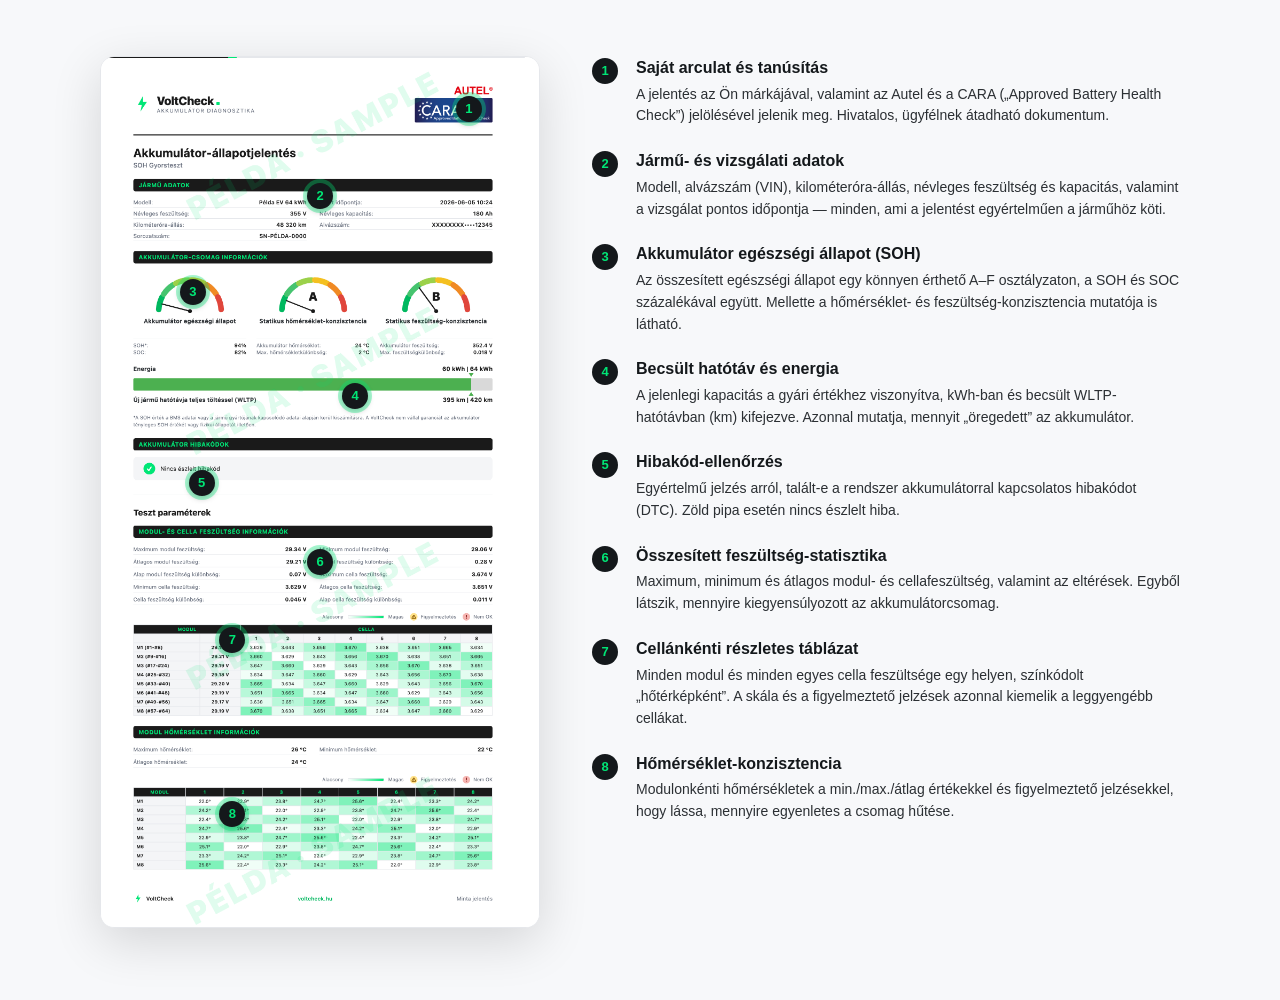
<file: example.html>
<!doctype html>
<html lang="hu">
<head>
<meta charset="utf-8" />
<meta name="viewport" content="width=device-width, initial-scale=1" />
<title>VoltCheck — Minta jelentés bemutató</title>
<style>
  /* ======================================================================
     VoltCheck — "Minta jelentés" marketing block
     ----------------------------------------------------------------------
     Self-contained: everything is namespaced under .vc-ex, so you can paste
     the <section class="vc-ex"> … </section> straight into an existing page.
     The only external asset is the strip image (assets/voltcheck-sample-strip.png)
     — adjust the <img src> to wherever you host it.
     ====================================================================== */
  body { margin: 0; background: #f7f8fa; }

  .vc-ex {
    --green: #00E676;
    --green-dark: #00B85F;
    --ink: #14181b;
    --ink-2: #2b2f33;
    --muted: #6b7280;
    --line: #e5e7eb;
    font-family: -apple-system, BlinkMacSystemFont, "Segoe UI", Roboto, "Helvetica Neue", Arial, sans-serif;
    color: var(--ink);
    max-width: 1080px;
    margin: 0 auto;
    padding: 56px 20px 72px;
    line-height: 1.55;
  }

  /* ---- two-column showcase: report strip beside the explanations -------- */
  .vc-ex__showcase {
    display: grid;
    grid-template-columns: minmax(0, 440px) 1fr;
    gap: 52px;
    align-items: start;
  }
  @media (max-width: 820px) {
    .vc-ex__showcase { grid-template-columns: 1fr; gap: 36px; }
  }

  /* ---- the continuous report strip ("document") ------------------------- */
  .vc-ex__strip {
    position: sticky;
    top: 24px;
    margin: 0;
    border-radius: 14px;
    overflow: hidden;
    border: 1px solid var(--line);
    box-shadow: 0 14px 50px rgba(0,0,0,.14);
    background: #fff;
  }
  /* on narrow screens the tall strip shouldn't stick */
  @media (max-width: 820px) { .vc-ex__strip { position: static; max-width: 460px; } }
  .vc-ex__strip img { display: block; width: 100%; height: auto; }

  /* numbered pins, positioned over the image by percentage so they track on resize */
  .vc-ex__pin {
    position: absolute;
    width: 26px; height: 26px;
    margin: -13px 0 0 -13px;
    border-radius: 50%;
    background: var(--ink);
    color: var(--green);
    font-size: 13px; font-weight: 800;
    display: flex; align-items: center; justify-content: center;
    box-shadow: 0 0 0 4px rgba(0,230,118,.35), 0 2px 6px rgba(0,0,0,.3);
  }

  /* ---- explanation list beside the strip -------------------------------- */
  .vc-ex__legend {
    display: flex;
    flex-direction: column;
    gap: 22px;
    margin: 0;
  }

  .vc-ex__point { display: grid; grid-template-columns: 30px 1fr; gap: 14px; }
  .vc-ex__num {
    width: 26px; height: 26px; border-radius: 50%;
    background: var(--ink); color: var(--green);
    font-size: 13px; font-weight: 800;
    display: flex; align-items: center; justify-content: center;
    margin-top: 2px;
  }
  .vc-ex__point h3 { margin: 0 0 3px; font-size: 16px; font-weight: 700; }
  .vc-ex__point p  { margin: 0; font-size: 14px; color: var(--ink-2); }
</style>
</head>
<body>

<!-- ====================================================================
     PASTE FROM HERE  →  <section class="vc-ex"> … </section>
     ==================================================================== -->
<section class="vc-ex">
  <div class="vc-ex__showcase">
  <!-- Continuous report strip (dummy data). Pin positions are % of the image
       box, so they stay aligned on any screen width. -->
  <figure class="vc-ex__strip">
    <img src="assets/voltcheck-sample-strip.png"
         alt="VoltCheck akkumulátor-állapotjelentés mintaoldal (példa adatokkal)" />
    <span class="vc-ex__pin" style="left:84%; top:6%;">1</span>
    <span class="vc-ex__pin" style="left:50%; top:16%;">2</span>
    <span class="vc-ex__pin" style="left:21%; top:27%;">3</span>
    <span class="vc-ex__pin" style="left:58%; top:39%;">4</span>
    <span class="vc-ex__pin" style="left:23%; top:49%;">5</span>
    <span class="vc-ex__pin" style="left:50%; top:58%;">6</span>
    <span class="vc-ex__pin" style="left:30%; top:67%;">7</span>
    <span class="vc-ex__pin" style="left:30%; top:87%;">8</span>
  </figure>

  <!-- Matching explanations: callout + 2–3 sentence paragraph each -->
  <ol class="vc-ex__legend" style="list-style:none; padding:0;">
    <li class="vc-ex__point">
      <span class="vc-ex__num">1</span>
      <div>
        <h3>Saját arculat és tanúsítás</h3>
        <p>A jelentés az Ön márkájával, valamint az Autel és a CARA
           („Approved Battery Health Check”) jelölésével jelenik meg.
           Hivatalos, ügyfélnek átadható dokumentum.</p>
      </div>
    </li>
    <li class="vc-ex__point">
      <span class="vc-ex__num">2</span>
      <div>
        <h3>Jármű- és vizsgálati adatok</h3>
        <p>Modell, alvázszám (VIN), kilométeróra-állás, névleges feszültség és
           kapacitás, valamint a vizsgálat pontos időpontja — minden, ami a
           jelentést egyértelműen a járműhöz köti.</p>
      </div>
    </li>
    <li class="vc-ex__point">
      <span class="vc-ex__num">3</span>
      <div>
        <h3>Akkumulátor egészségi állapot (SOH)</h3>
        <p>Az összesített egészségi állapot egy könnyen érthető A–F osztályzaton,
           a SOH és SOC százalékával együtt. Mellette a hőmérséklet- és
           feszültség-konzisztencia mutatója is látható.</p>
      </div>
    </li>
    <li class="vc-ex__point">
      <span class="vc-ex__num">4</span>
      <div>
        <h3>Becsült hatótáv és energia</h3>
        <p>A jelenlegi kapacitás a gyári értékhez viszonyítva, kWh-ban és
           becsült WLTP-hatótávban (km) kifejezve. Azonnal mutatja, mennyit
           „öregedett” az akkumulátor.</p>
      </div>
    </li>
    <li class="vc-ex__point">
      <span class="vc-ex__num">5</span>
      <div>
        <h3>Hibakód-ellenőrzés</h3>
        <p>Egyértelmű jelzés arról, talált-e a rendszer akkumulátorral
           kapcsolatos hibakódot (DTC). Zöld pipa esetén nincs észlelt hiba.</p>
      </div>
    </li>
    <li class="vc-ex__point">
      <span class="vc-ex__num">6</span>
      <div>
        <h3>Összesített feszültség-statisztika</h3>
        <p>Maximum, minimum és átlagos modul- és cellafeszültség, valamint az
           eltérések. Egyből látszik, mennyire kiegyensúlyozott az akkumulátorcsomag.</p>
      </div>
    </li>
    <li class="vc-ex__point">
      <span class="vc-ex__num">7</span>
      <div>
        <h3>Cellánkénti részletes táblázat</h3>
        <p>Minden modul és minden egyes cella feszültsége egy helyen, színkódolt
           „hőtérképként”. A skála és a figyelmeztető jelzések azonnal kiemelik a
           leggyengébb cellákat.</p>
      </div>
    </li>
    <li class="vc-ex__point">
      <span class="vc-ex__num">8</span>
      <div>
        <h3>Hőmérséklet-konzisztencia</h3>
        <p>Modulonkénti hőmérsékletek a min./max./átlag értékekkel és figyelmeztető
           jelzésekkel, hogy lássa, mennyire egyenletes a csomag hűtése.</p>
      </div>
    </li>
  </ol>
  </div>
</section>
<!-- ====================================================================
     PASTE TO HERE
     ==================================================================== -->

</body>
</html>
</file>
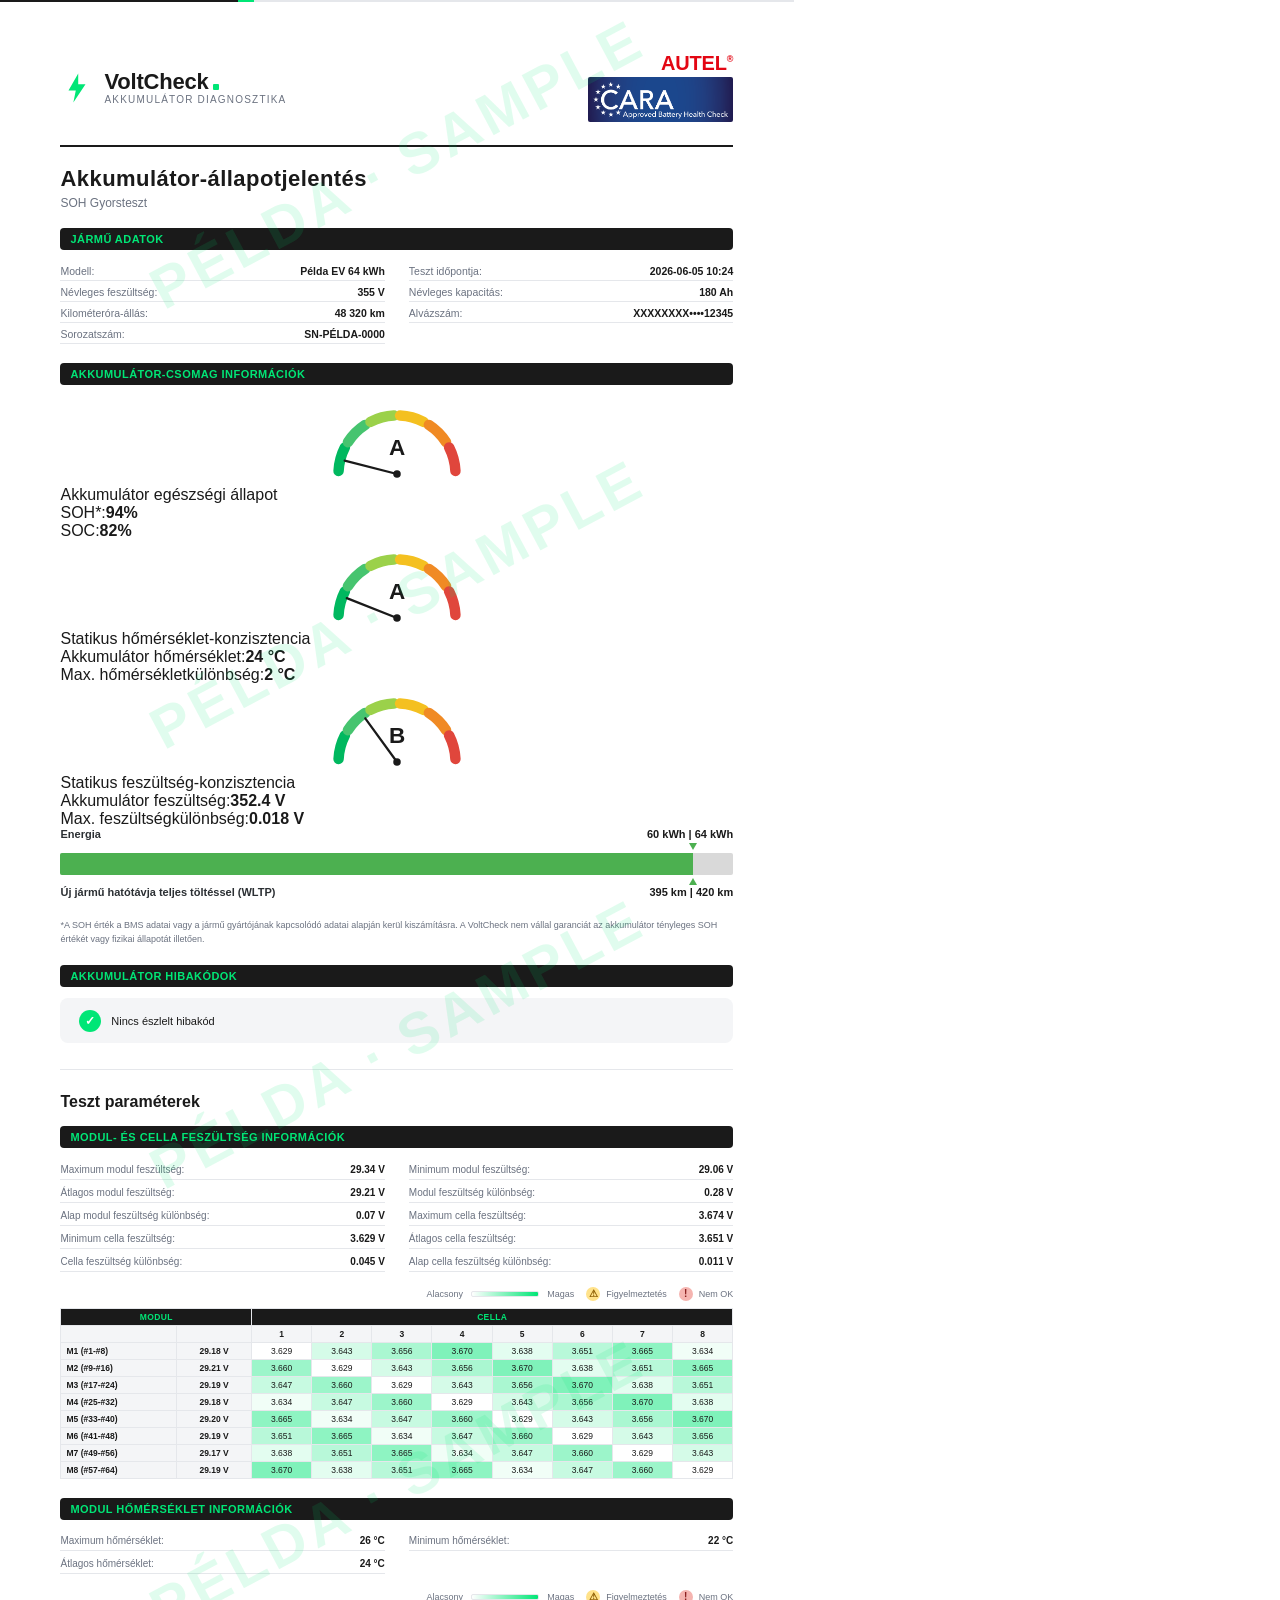
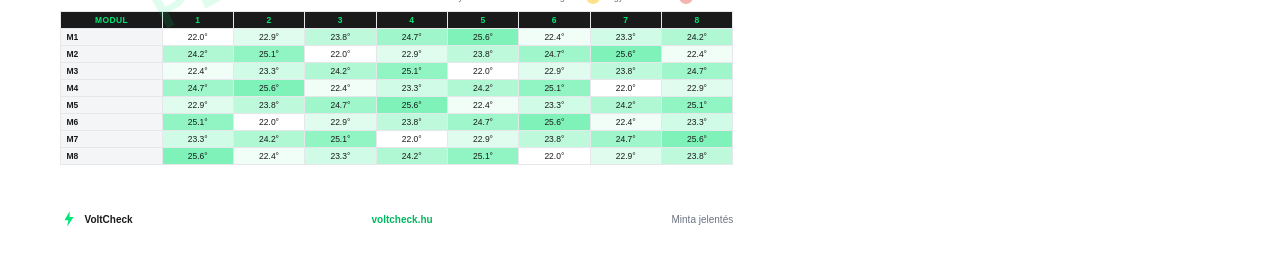
<file: sample.html>
<!doctype html>
<html lang="hu">
<head>
<meta charset="utf-8" />
<meta name="viewport" content="width=device-width, initial-scale=1" />
<title>VoltCheck — Minta jelentés (PÉLDA)</title>
<link rel="stylesheet" href="styles.css" />
<style>
  /* ---- sample-only tweaks ---------------------------------------------
     Reuses the real report CSS (styles.css) but renders hard-coded DUMMY
     data as ONE continuous strip (no page breaks) — a conceptual showcase
     for the marketing site, never a real customer's data. ---------------- */
  body { background: #fff; margin: 0; }
  .sample-stage { width: max-content; }

  /* One continuous page: auto height, no shadow/margin so the screenshot is
     exactly the document edges, footer floats right under the last block. */
  .sample-stage .page {
    height: auto; min-height: 0;
    margin: 0; box-shadow: none;
    padding: 14mm 16mm 12mm;
    overflow: visible;
  }
  .sample-stage .rep-footer {
    position: static; left: auto; right: auto; bottom: auto;
    margin-top: 8mm;
  }

  /* A soft section divider between the "summary" and "measurements" halves. */
  .strip-divider {
    border: 0; border-top: 1px solid var(--vc-line);
    margin: 7mm 0 6mm;
  }

  /* Repeated diagonal watermark, tiled down the whole strip (added by JS so it
     adapts to the strip's height). */
  .wm {
    position: absolute;
    left: 0; right: 0;
    text-align: center;
    transform: rotate(-28deg);
    font-size: 58px;
    font-weight: 900;
    letter-spacing: .08em;
    color: rgba(0, 230, 118, .12);
    pointer-events: none;
    z-index: 5;
    white-space: nowrap;
  }

  /* Generated semicircle health gauge (replaces the artwork cropped from a
     real upload, which only exists for a real PDF). */
  .gauge { width: 100%; max-width: 150px; margin: 0 auto; display: block; }
  .gauge-grade { font-weight: 900; font-size: 30px; }
</style>
</head>
<body>
<div class="sample-stage">
  <div class="report">
    <section class="page" id="strip">

      <!-- Header -->
      <header class="rep-header">
        <div class="brand-left">
          <svg class="vc-logo" viewBox="0 0 56 56" aria-hidden="true">
            <polygon points="30,4 14,32 26,32 22,52 42,22 30,22" fill="#00E676"/>
          </svg>
          <div class="brand-text">
            <span class="brand-name">VoltCheck<span class="brand-dot"></span></span>
            <span class="brand-tag">Akkumulátor diagnosztika</span>
          </div>
        </div>
        <div class="brand-right">
          <div class="autel-mark">AUTEL<sup>®</sup></div>
          <img class="cara-img" src="Logo-Cara-ABHC-short-2023.png" alt="CARA - Approved Battery Health Check" />
        </div>
      </header>

      <h1 class="rep-title">Akkumulátor-állapotjelentés</h1>
      <h2 class="rep-subtitle">SOH Gyorsteszt</h2>

      <!-- Vehicle data -->
      <section class="block">
        <h3 class="block-title">Jármű adatok</h3>
        <div class="kv-grid">
          <div><span>Modell:</span><b>Példa EV 64&nbsp;kWh</b></div>
          <div><span>Teszt időpontja:</span><b>2026-06-05 10:24</b></div>
          <div><span>Névleges feszültség:</span><b>355&nbsp;V</b></div>
          <div><span>Névleges kapacitás:</span><b>180&nbsp;Ah</b></div>
          <div><span>Kilométeróra-állás:</span><b>48&nbsp;320&nbsp;km</b></div>
          <div><span>Alvázszám:</span><b>XXXXXXXX••••12345</b></div>
          <div><span>Sorozatszám:</span><b>SN-PÉLDA-0000</b></div>
        </div>
      </section>

      <!-- Pack info: gauges + range bar + DTC -->
      <section class="block">
        <h3 class="block-title">Akkumulátor-csomag információk</h3>

        <div class="gauges-grid">
          <div class="gcol">
            <svg class="gauge" viewBox="0 0 200 120" aria-hidden="true" data-gauge data-grade="A" data-pos="0.92"></svg>
            <div class="gcol-label">Akkumulátor egészségi állapot</div>
            <div class="gcol-metrics">
              <div><span>SOH*:</span><b>94%</b></div>
              <div><span>SOC:</span><b>82%</b></div>
            </div>
          </div>
          <div class="gcol">
            <svg class="gauge" viewBox="0 0 200 120" aria-hidden="true" data-gauge data-grade="A" data-pos="0.88"></svg>
            <div class="gcol-label">Statikus hőmérséklet-konzisztencia</div>
            <div class="gcol-metrics">
              <div><span>Akkumulátor hőmérséklet:</span><b>24&nbsp;°C</b></div>
              <div><span>Max. hőmérsékletkülönbség:</span><b>2&nbsp;°C</b></div>
            </div>
          </div>
          <div class="gcol">
            <svg class="gauge" viewBox="0 0 200 120" aria-hidden="true" data-gauge data-grade="B" data-pos="0.70"></svg>
            <div class="gcol-label">Statikus feszültség-konzisztencia</div>
            <div class="gcol-metrics">
              <div><span>Akkumulátor feszültség:</span><b>352.4&nbsp;V</b></div>
              <div><span>Max. feszültségkülönbség:</span><b>0.018&nbsp;V</b></div>
            </div>
          </div>
        </div>

        <div class="bars-section">
          <div class="bar-annot">
            <span class="bar-side">Energia</span>
            <span class="bar-vals"><b style="font-size:11px">60&nbsp;kWh&nbsp;|&nbsp;64&nbsp;kWh</b></span>
          </div>
          <div class="bar-track">
            <div class="bar-fill" style="width:94%"></div>
            <span class="bar-marker bar-marker-down" style="left:94%"></span>
            <span class="bar-marker bar-marker-up" style="left:94%"></span>
          </div>
          <div class="bar-annot">
            <span class="bar-side">Új jármű hatótávja teljes töltéssel (WLTP)</span>
            <span class="bar-vals"><b style="font-size:11px">395&nbsp;km&nbsp;|&nbsp;420&nbsp;km</b></span>
          </div>
        </div>

        <p class="note">
          *A SOH érték a BMS adatai vagy a jármű gyártójának kapcsolódó adatai alapján kerül kiszámításra.
          A VoltCheck nem vállal garanciát az akkumulátor tényleges SOH értékét vagy fizikai állapotát illetően.
        </p>
      </section>

      <section class="block">
        <h3 class="block-title">Akkumulátor hibakódok</h3>
        <div class="dtc" data-dtc>
          <span class="dtc-icon">✓</span>
          <span>Nincs észlelt hibakód</span>
        </div>
      </section>

      <hr class="strip-divider" />
      <h2 class="rep-subtitle big">Teszt paraméterek</h2>

      <!-- Module / cell voltage -->
      <section class="block">
        <h3 class="block-title">Modul- és cella feszültség információk</h3>
        <div class="stats-grid">
          <div><span>Maximum modul feszültség:</span><b>29.34&nbsp;V</b></div>
          <div><span>Minimum modul feszültség:</span><b>29.06&nbsp;V</b></div>
          <div><span>Átlagos modul feszültség:</span><b>29.21&nbsp;V</b></div>
          <div><span>Modul feszültség különbség:</span><b>0.28&nbsp;V</b></div>
          <div><span>Alap modul feszültség különbség:</span><b>0.07&nbsp;V</b></div>
          <div><span>Maximum cella feszültség:</span><b>3.674&nbsp;V</b></div>
          <div><span>Minimum cella feszültség:</span><b>3.629&nbsp;V</b></div>
          <div><span>Átlagos cella feszültség:</span><b>3.651&nbsp;V</b></div>
          <div><span>Cella feszültség különbség:</span><b>0.045&nbsp;V</b></div>
          <div><span>Alap cella feszültség különbség:</span><b>0.011&nbsp;V</b></div>
        </div>

        <div class="legend">
          <span class="lg-text">Alacsony</span>
          <div class="lg-grad"></div>
          <span class="lg-text">Magas</span>
          <span class="lg-warn">⚠</span>
          <span class="lg-text">Figyelmeztetés</span>
          <span class="lg-notok">!</span>
          <span class="lg-text">Nem OK</span>
        </div>

        <table class="mod-table compact" data-table="voltage-1">
          <thead>
            <tr>
              <th class="mh" colspan="2">Modul</th>
              <th class="ch" colspan="8">Cella</th>
            </tr>
            <tr class="sub">
              <th></th><th></th>
              <th>1</th><th>2</th><th>3</th><th>4</th>
              <th>5</th><th>6</th><th>7</th><th>8</th>
            </tr>
          </thead>
          <tbody data-volt-body></tbody>
        </table>
      </section>

      <!-- Module temperature -->
      <section class="block">
        <h3 class="block-title">Modul hőmérséklet információk</h3>
        <div class="stats-grid">
          <div><span>Maximum hőmérséklet:</span><b>26&nbsp;°C</b></div>
          <div><span>Minimum hőmérséklet:</span><b>22&nbsp;°C</b></div>
          <div><span>Átlagos hőmérséklet:</span><b>24&nbsp;°C</b></div>
        </div>

        <div class="legend">
          <span class="lg-text">Alacsony</span>
          <div class="lg-grad"></div>
          <span class="lg-text">Magas</span>
          <span class="lg-warn">⚠</span>
          <span class="lg-text">Figyelmeztetés</span>
          <span class="lg-notok">!</span>
          <span class="lg-text">Nem OK</span>
        </div>

        <table class="mod-table compact" data-table="temperature">
          <thead>
            <tr>
              <th>Modul</th>
              <th>1</th><th>2</th><th>3</th><th>4</th>
              <th>5</th><th>6</th><th>7</th><th>8</th>
            </tr>
          </thead>
          <tbody data-temp-body></tbody>
        </table>
      </section>

      <footer class="rep-footer">
        <div class="foot-accent"></div>
        <div class="foot-left">
          <svg class="vc-logo-sm" viewBox="0 0 56 56" aria-hidden="true">
            <polygon points="30,4 14,32 26,32 22,52 42,22 30,22" fill="#00E676"/>
          </svg>
          <span>VoltCheck</span>
        </div>
        <div class="foot-mid"><a>voltcheck.hu</a></div>
        <div class="foot-right">Minta jelentés</div>
      </footer>

    </section>
  </div>
</div>

<script>
  /* Draw a clean semicircle A–F health gauge into each [data-gauge] <svg>. */
  const GRADE_COLORS = ["#00B85F", "#46c46f", "#9bd14a", "#f4c020", "#f08a24", "#e0463c"];
  const polar = (cx, cy, r, deg) => {
    const a = deg * Math.PI / 180;
    return [cx + r * Math.cos(a), cy - r * Math.sin(a)];
  };
  const arc = (cx, cy, r, a0, a1) => {
    const [x0, y0] = polar(cx, cy, r, a0);
    const [x1, y1] = polar(cx, cy, r, a1);
    const large = (a0 - a1) > 180 ? 1 : 0;
    return `M ${x0} ${y0} A ${r} ${r} 0 ${large} 1 ${x1} ${y1}`;
  };
  document.querySelectorAll("[data-gauge]").forEach((svg) => {
    const grade = svg.dataset.grade || "A";
    const pos = parseFloat(svg.dataset.pos || "0.9");
    const cx = 100, cy = 104, r = 78;
    let html = "";
    for (let i = 0; i < 6; i++) {
      const a0 = 180 - i * 30 - 3;
      const a1 = 180 - (i + 1) * 30 + 3;
      html += `<path d="${arc(cx, cy, r, a0, a1)}" stroke="${GRADE_COLORS[i]}" stroke-width="14" fill="none" stroke-linecap="round"/>`;
    }
    const ndeg = 180 * pos;
    const [nx, ny] = polar(cx, cy, r - 6, ndeg);
    html += `<line x1="${cx}" y1="${cy}" x2="${nx}" y2="${ny}" stroke="#1a1a1a" stroke-width="3" stroke-linecap="round"/>`;
    html += `<circle cx="${cx}" cy="${cy}" r="5" fill="#1a1a1a"/>`;
    html += `<text x="${cx}" y="${cy - 26}" text-anchor="middle" class="gauge-grade" fill="#1a1a1a">${grade}</text>`;
    svg.innerHTML = html;
  });

  /* Heat-map table builder (deterministic dummy data → stable screenshots). */
  function buildTable(bodySel, opts) {
    const body = document.querySelector(bodySel);
    if (!body) return;
    const { rowsN, colsN, base, span, gen, fmt, label, modVal } = opts;
    let lo = Infinity, hi = -Infinity;
    const data = [];
    for (let m = 0; m < rowsN; m++) {
      const row = [];
      for (let c = 0; c < colsN; c++) {
        const v = base + (gen(m, c) % span.steps) / span.steps * span.range;
        lo = Math.min(lo, v); hi = Math.max(hi, v);
        row.push(v);
      }
      data.push(row);
    }
    const range = hi - lo || 1;
    let html = "";
    for (let m = 0; m < rowsN; m++) {
      let cells = "";
      for (let c = 0; c < colsN; c++) {
        const tint = ((data[m][c] - lo) / range).toFixed(2);
        cells += `<td class="cell" style="--tint:${tint}">${fmt(data[m][c])}</td>`;
      }
      const lead = modVal
        ? `<td class="row-label">${label(m)}</td><td class="row-modval">${modVal(data[m])}</td>`
        : `<td class="row-label">${label(m)}</td>`;
      html += `<tr>${lead}${cells}</tr>`;
    }
    body.innerHTML = html;
  }

  buildTable("[data-volt-body]", {
    rowsN: 8, colsN: 8, base: 3.629, span: { steps: 10, range: 0.045 },
    gen: (m, c) => m * 7 + c * 3,
    fmt: (v) => v.toFixed(3),
    label: (m) => `M${m + 1} (#${m * 8 + 1}-#${(m + 1) * 8})`,
    modVal: (row) => row.reduce((s, v) => s + v, 0).toFixed(2) + " V",
  });

  buildTable("[data-temp-body]", {
    rowsN: 8, colsN: 8, base: 22, span: { steps: 9, range: 4 },
    gen: (m, c) => m * 5 + c * 2,
    fmt: (v) => v.toFixed(1) + "°",
    label: (m) => `M${m + 1}`,
  });

  /* Tile the watermark down the full strip height. */
  (function watermark() {
    const page = document.getElementById("strip");
    const h = page.scrollHeight;
    for (let y = 130; y < h; y += 440) {
      const s = document.createElement("span");
      s.className = "wm";
      s.textContent = "PÉLDA · SAMPLE";
      s.style.top = y + "px";
      page.appendChild(s);
    }
  })();
</script>
</body>
</html>
</file>
<file: styles.css>
/* ============================================================
   VoltCheck PDF Generator
   - App UI (drop area, buttons, preview frame)
   - Report styles (A4 pages, branded header/footer)
   - Print rules (browser → "Save as PDF")
   ============================================================ */

@page {
  size: A4;
  margin: 0;
}

:root {
  --vc-green: #00E676;
  --vc-green-dark: #00B85F;
  --vc-green-soft: #d8f8e6;
  --vc-ink: #1a1a1a;
  --vc-ink-2: #2b2f33;
  --vc-muted: #6b7280;
  --vc-line: #e5e7eb;
  --vc-surface: #f4f5f7;
  --vc-surface-2: #eceef1;
  --autel-red: #e30613;
}

* { box-sizing: border-box; }

html, body {
  margin: 0;
  padding: 0;
  font-family: -apple-system, BlinkMacSystemFont, "Segoe UI", Roboto, "Helvetica Neue", Arial, sans-serif;
  background: #f7f8fa;
  color: var(--vc-ink);
}

/* ---------- App shell (minimal: drop zone + save button + preview) ---------- */
.app {
  max-width: 900px;
  margin: 0 auto;
  padding: 32px 20px 80px;
  display: flex;
  flex-direction: column;
  gap: 16px;
}

.drop {
  display: flex;
  flex-direction: column;
  align-items: center;
  justify-content: center;
  gap: 6px;
  padding: 36px 20px;
  border: 2px dashed var(--vc-line);
  border-radius: 12px;
  background: #fff;
  cursor: pointer;
  transition: border-color .15s, background .15s;
}
.drop:hover, .drop.over {
  border-color: var(--vc-green);
  background: #fafffb;
}
.drop-title { font-weight: 600; font-size: 15px; }
.drop-sub { color: var(--vc-muted); font-size: 13px; }

.phone-field {
  display: flex;
  flex-direction: column;
  gap: 4px;
  align-self: flex-start;
}
.phone-field span {
  font-size: 13px;
  color: var(--vc-muted);
}
.phone-field input {
  font: inherit;
  padding: 10px 12px;
  border-radius: 8px;
  border: 1px solid var(--vc-line);
  background: #fff;
  color: var(--vc-ink);
  min-width: 220px;
}
.phone-field input:focus {
  outline: none;
  border-color: var(--vc-green);
}

.toggle-field {
  display: flex;
  align-items: center;
  gap: 8px;
  align-self: flex-start;
  font-size: 13px;
  color: var(--vc-muted);
  cursor: pointer;
}
.toggle-field input {
  width: 16px;
  height: 16px;
  accent-color: var(--vc-green);
  cursor: pointer;
}

button {
  font: inherit;
  padding: 12px 18px;
  border-radius: 8px;
  border: 1px solid var(--vc-ink);
  background: var(--vc-ink);
  color: var(--vc-green);
  cursor: pointer;
  font-weight: 700;
  align-self: flex-start;
}
button:hover { background: #000; }

.error {
  margin: 0;
  font-size: 13px;
  color: #8a1f1f;
}

.preview-wrap { margin-top: 8px; }
.preview {
  background: #d9dde2;
  padding: 24px;
  border-radius: 12px;
  overflow: auto;
}
/* Downscale so an A4 page fits the column comfortably */
.preview .report {
  transform-origin: top center;
  transform: scale(.78);
  margin-bottom: -22%;
}

/* ============================================================
   REPORT (A4 pages)
   ============================================================ */

.report {
  font-family: "Inter", -apple-system, BlinkMacSystemFont, "Segoe UI", Roboto, Arial, sans-serif;
  color: var(--vc-ink);
}

.page {
  width: 210mm;
  height: 297mm;
  background: #fff;
  margin: 0 auto 16px;
  padding: 14mm 16mm 22mm;
  position: relative;
  box-shadow: 0 4px 24px rgba(0,0,0,.08);
  page-break-after: always;
  break-after: page;
  overflow: hidden;
}
.page:last-child { page-break-after: auto; break-after: auto; }

/* ---------- Header ---------- */
.rep-header {
  display: flex;
  justify-content: space-between;
  align-items: center;
  padding-bottom: 6mm;
  border-bottom: 2px solid var(--vc-ink);
  margin-bottom: 5mm;
}
.rep-header-sm { padding-bottom: 4mm; margin-bottom: 4mm; }

.brand-left {
  display: flex;
  align-items: center;
  gap: 10px;
}
.vc-logo { width: 34px; height: 34px; }
.vc-logo-sm { width: 18px; height: 18px; }
.brand-text { display: flex; flex-direction: column; line-height: 1.05; }
.brand-name {
  font-size: 22px;
  font-weight: 800;
  letter-spacing: -0.01em;
  color: var(--vc-ink);
  display: inline-flex;
  align-items: center;
}
.brand-dot {
  display: inline-block;
  width: 6px;
  height: 6px;
  background: var(--vc-green);
  margin-left: 5px;
  border-radius: 1px;
  align-self: flex-end;
  margin-bottom: 3px;
}
.brand-tag {
  font-size: 10px;
  color: var(--vc-muted);
  text-transform: uppercase;
  letter-spacing: .12em;
  margin-top: 2px;
}

.brand-right {
  display: flex;
  flex-direction: column;
  align-items: flex-end;
  gap: 4px;
}
.autel-mark {
  font-family: Arial, sans-serif;
  font-weight: 900;
  font-size: 20px;
  color: var(--autel-red);
  letter-spacing: -0.01em;
  line-height: 1;
}
.autel-mark sup { font-size: 9px; vertical-align: super; }
.cara-img {
  height: 12mm;
  width: auto;
  display: block;
  border-radius: 2px;
}

.meta-right {
  font-size: 10px;
  color: var(--vc-muted);
  text-align: right;
  line-height: 1.5;
}
.meta-right b { color: var(--vc-ink); font-weight: 600; }

/* ---------- Titles ---------- */
.rep-title {
  font-size: 22px;
  margin: 3mm 0 1mm;
  color: var(--vc-ink);
  /* Give every glyph a little air so the hyphen in
     "Akkumulátor-állapotjelentés" doesn't visually collide with the Á's. */
  letter-spacing: 0.02em;
}
.rep-subtitle {
  font-size: 12px;
  margin: 0 0 5mm;
  color: var(--vc-muted);
  font-weight: 500;
}
.rep-subtitle.big {
  font-size: 16px;
  color: var(--vc-ink);
  font-weight: 700;
  margin-bottom: 4mm;
}

/* ---------- Blocks ---------- */
.block { margin-bottom: 5mm; }
.block-title {
  font-size: 11px;
  margin: 0 0 3mm;
  padding: 5px 10px;
  background: var(--vc-ink);
  color: var(--vc-green);
  border-radius: 4px;
  letter-spacing: .04em;
  text-transform: uppercase;
  font-weight: 700;
}

/* ---------- Key/value grid ---------- */
.kv-grid {
  display: grid;
  grid-template-columns: 1fr 1fr;
  gap: 2px 24px;
  font-size: 10.5px;
}
.kv-grid > div {
  display: flex;
  justify-content: space-between;
  padding: 3px 0;
  border-bottom: 1px solid var(--vc-line);
}
.kv-grid span { color: var(--vc-muted); }
.kv-grid b { font-weight: 600; color: var(--vc-ink); }

/* ============================================================
   PACK INFORMATION — SOH headline + compact metric columns
   Left column: SOH in large type. Two right columns: every other
   pack metric (SOC, temperatures, voltages) in label/value rows.
   ============================================================ */
.pack-grid {
  display: grid;
  grid-template-columns: 1fr 1fr 1fr;
  gap: 5mm;
  margin-bottom: 5mm;
  align-items: stretch;
}
.pack-soh {
  display: flex;
  flex-direction: column;
  align-items: center;
  justify-content: center;
  text-align: center;
  padding: 4mm 3mm;
  background: var(--vc-green-soft);
  border-radius: 4px;
}
.pack-soh-label {
  font-size: 11px;
  font-weight: 700;
  color: var(--vc-ink-2);
  margin-bottom: 1mm;
}
.pack-soh-value {
  font-size: 44px;
  font-weight: 800;
  line-height: 1.05;
  color: var(--vc-ink);
}
.pack-soh-sub {
  font-size: 10px;
  font-weight: 600;
  color: var(--vc-muted);
  margin-top: 1mm;
}
.pack-col {
  display: flex;
  flex-direction: column;
}
.pack-col-title {
  font-size: 11px;
  font-weight: 700;
  color: var(--vc-ink-2);
  margin-bottom: 2mm;
  min-height: 8mm;   /* keep columns vertically aligned when title wraps */
}
.pack-col-metrics {
  border-top: 1px solid var(--vc-line);
  padding-top: 2mm;
  font-size: 9.5px;
  display: flex;
  flex-direction: column;
  gap: 3px;
}
.pack-col-metrics > div {
  display: flex;
  justify-content: space-between;
  gap: 8px;
}
.pack-col-metrics span { color: var(--vc-muted); }
.pack-col-metrics b { color: var(--vc-ink); font-weight: 600; }

/* ---------- Bars (energy / range, generated) ----------
   One shared bar: the fill = SOH. Energy is annotated above it,
   range below it, both pointing at the same fill boundary — exactly
   like the source PDF. Colors match Autel's bar (green #4CB050). */
.bars-section { margin-bottom: 5mm; }
.bar-annot {
  display: flex;
  justify-content: space-between;
  align-items: baseline;
  gap: 8mm;
}
.bar-side {
  font-size: 11px;
  font-weight: 700;
  color: var(--vc-ink-2);
  line-height: 1.25;
}
.bar-vals {
  display: flex;
  align-items: flex-end;
}
/* Cropped numeric value group from the source PDF ("38 kWh | 40 kWh" etc.).
   Height is fixed to match the label type size; width follows via aspect-ratio. */
.bar-valimg {
  height: 13px;
  width: auto;
  display: block;
}
.bar-track {
  position: relative;
  height: 6mm;
  background: #d9d9d9;
  border-radius: 2px;
  margin: 11px 0;
}
.bar-fill {
  height: 100%;
  background: #4CB050;
  border-radius: 2px 0 0 2px;
}
/* Triangle markers centered on the fill boundary, above and below. */
.bar-marker {
  position: absolute;
  width: 0;
  height: 0;
  transform: translateX(-50%);
  border-left: 4.5px solid transparent;
  border-right: 4.5px solid transparent;
}
.bar-marker-down { top: -10px;    border-top: 7px solid #4CB050; }
.bar-marker-up   { bottom: -10px; border-bottom: 7px solid #4CB050; }

.note {
  font-size: 9px;
  color: var(--vc-muted);
  line-height: 1.5;
  margin: 4mm 0 0;
}

/* ---------- DTC ---------- */
.dtc {
  display: flex;
  align-items: center;
  gap: 10px;
  background: var(--vc-surface);
  padding: 3mm 5mm;
  border-radius: 8px;
  font-size: 11px;
}
.dtc-icon {
  width: 22px; height: 22px;
  background: var(--vc-green);
  color: #fff;
  border-radius: 50%;
  display: inline-flex;
  align-items: center;
  justify-content: center;
  font-weight: 800;
  font-size: 12px;
}
.dtc.has-fault .dtc-icon { background: #d8443c; }
/* Fault-code table on the dedicated DTC page. */
.dtc-table {
  width: 100%;
  border-collapse: collapse;
  margin-top: 4mm;
  font-size: 10px;
  line-height: 1.35;
}
.dtc-table thead th {
  text-align: left;
  padding: 2mm 3mm;
  background: var(--vc-ink);
  color: #fff;
  font-size: 9px;
  text-transform: uppercase;
  letter-spacing: .04em;
}
.dtc-table tbody td {
  padding: 1.8mm 3mm;
  border-bottom: 1px solid var(--vc-line);
  vertical-align: top;
}
.dtc-table tbody tr:nth-child(even) { background: var(--vc-surface); }
.dtc-table .dtc-code {
  font-variant-numeric: tabular-nums;
  font-weight: 700;
  white-space: nowrap;
}
.dtc-table .dtc-status { white-space: nowrap; }

/* ============================================================
   STATS GRID (page 2/3 stats)
   ============================================================ */
.stats-grid {
  display: grid;
  grid-template-columns: 1fr 1fr;
  gap: 3px 24px;
  font-size: 10px;
  margin-bottom: 4mm;
}
.stats-grid > div {
  display: flex;
  justify-content: space-between;
  padding: 4px 0;
  border-bottom: 1px solid var(--vc-line);
}
.stats-grid span { color: var(--vc-muted); }
.stats-grid b { color: var(--vc-ink); font-weight: 700; }

/* ============================================================
   LEGEND
   ============================================================ */
.legend {
  display: flex;
  align-items: center;
  gap: 6px;
  font-size: 9px;
  color: var(--vc-muted);
  margin-bottom: 2mm;
  justify-content: flex-end;
}
.lg-text { color: var(--vc-muted); }
.lg-grad {
  width: 18mm;
  height: 6px;
  background: linear-gradient(90deg, #ffffff, var(--vc-green));
  border: 1px solid var(--vc-line);
  border-radius: 2px;
  margin: 0 2px;
}
.lg-warn, .lg-notok {
  display: inline-block;
  font-weight: 800;
  font-size: 10px;
  margin-left: 6px;
  width: 14px;
  height: 14px;
  text-align: center;
  line-height: 14px;
  border-radius: 50%;
}
.lg-warn { background: #ffe28a; color: #8a5a00; }
.lg-notok { background: #f5b4b0; color: #8a1f1f; }

/* ============================================================
   MODULE / CELL TABLE
   ============================================================ */
.mod-table {
  width: 100%;
  border-collapse: collapse;
  font-size: 9px;
  margin-bottom: 4mm;
}
.mod-table th, .mod-table td {
  border: 1px solid var(--vc-line);
  padding: 2.5px 6px;
  text-align: center;
  white-space: nowrap;
}
.mod-table thead th {
  background: var(--vc-ink);
  color: var(--vc-green);
  font-weight: 700;
  letter-spacing: .04em;
  text-transform: uppercase;
}
.mod-table thead .sub th {
  background: var(--vc-surface);
  color: var(--vc-ink);
  font-weight: 600;
  letter-spacing: 0;
  text-transform: none;
}
.mod-table .row-label {
  font-weight: 700;
  background: var(--vc-surface);
  text-align: left;
  padding-left: 8px;
}
.mod-table .row-modval {
  background: var(--vc-surface);
  font-weight: 700;
}
.mod-table td.cell {
  position: relative;
}
/* Lightly tint each cell by its rank (assigned by JS via --tint) */
.mod-table td.cell {
  background: rgba(0, 230, 118, calc(var(--tint, 0) * 0.5));
}
.mod-table.compact { font-size: 8.5px; }
.mod-table.compact th, .mod-table.compact td { padding: 3px 5px; }

/* ============================================================
   DISCLAIMER (page 4)
   ============================================================ */
.disclaimer ol {
  font-size: 10px;
  line-height: 1.6;
  color: var(--vc-ink-2);
  padding-left: 18px;
  margin: 0;
}
.disclaimer li { margin-bottom: 3mm; }
.form-note {
  font-size: 10px;
  color: var(--vc-muted);
  margin-top: 6mm;
}

/* ============================================================
   FOOTER
   ============================================================ */
.rep-footer {
  position: absolute;
  left: 16mm;
  right: 16mm;
  bottom: 10mm;
  padding-top: 4mm;
  display: flex;
  align-items: center;
  justify-content: space-between;
  font-size: 10px;
  color: var(--vc-muted);
}
.foot-accent {
  position: absolute;
  left: 0; right: 0; top: 0;
  height: 2px;
  background: linear-gradient(90deg, var(--vc-ink) 0 30%, var(--vc-green) 30% 32%, var(--vc-line) 32%);
}
.foot-left { display: flex; align-items: center; gap: 6px; color: var(--vc-ink); font-weight: 600; }
.foot-mid a { color: var(--vc-green-dark); text-decoration: none; font-weight: 600; }
.foot-right a { color: inherit; text-decoration: none; }

/* ============================================================
   NON-CARA REPORT ("Battery Pack Test Report")
   Reuses the CARA report's branding (.rep-header, .block, .kv-grid,
   .mod-table, .rep-footer …). These rules add the bits unique to it:
   the dynamic-pagination flow box, the warning colours and the sign-off
   form.
   ============================================================ */

/* Footer is absolutely positioned, so the page reserves no bottom padding;
   the flow box below carries an explicit height so JS can detect overflow
   (scrollHeight > clientHeight) while paginating. */
.page-nc { padding: 14mm 16mm 0; }
.nc-flow {
  height: calc(297mm - 14mm - 24mm);
  overflow: hidden;
}

.nc-advice, .nc-result {
  font-size: 9.5px;
  color: var(--vc-ink-2);
  line-height: 1.5;
  margin: 3mm 0 0;
}
.nc-result { margin: 0 0 3mm; }
.nc-advice b, .nc-result b { color: var(--vc-ink); }

/* Warning colours — read straight from Autel's own rendered output
   (black = OK, amber = warning, red = immediate attention). */
.nc-warn { color: #c47d00 !important; }
.nc-crit { color: var(--autel-red) !important; }
.mod-table td.cell.nc-warn { color: #c47d00 !important; font-weight: 700; }
.mod-table td.cell.nc-crit { color: var(--autel-red) !important; font-weight: 700; }

/* Temperature column: small sensor id above the value */
.nc-th-mod { width: 16%; }
.nc-temp-cell .nc-sensor {
  display: block;
  font-size: 8px;
  color: var(--vc-muted);
  font-weight: 600;
}
.nc-temp-cell b { font-weight: 700; }

/* Colour legend under the cell-voltage table */
.nc-legend {
  display: flex;
  gap: 14px;
  justify-content: flex-end;
  font-size: 9px;
  color: var(--vc-muted);
  margin-bottom: 2mm;
}
.nc-legend span { display: inline-flex; align-items: center; gap: 4px; }
.nc-dot { width: 8px; height: 8px; border-radius: 50%; display: inline-block; }
.nc-dot-ok { background: var(--vc-ink); }
.nc-dot-warn { background: #c47d00; }
.nc-dot-crit { background: var(--autel-red); }

/* Sign-off form */
.nc-form {
  display: flex;
  flex-direction: column;
  gap: 4mm;
  margin: 2mm 0 5mm;
  font-size: 11px;
}
.nc-form > div { display: flex; align-items: baseline; gap: 8px; }
.nc-form span:first-child { color: var(--vc-ink-2); white-space: nowrap; }
.nc-form .nc-line {
  flex: 1;
  border-bottom: 1px solid var(--vc-line);
  height: 12px;
}

/* App-shell hint shown after a preview is rendered */
.print-hint {
  margin-top: 12px;
  padding: 10px 14px;
  background: #fff;
  border: 1px solid var(--vc-line);
  border-left: 3px solid var(--vc-green);
  border-radius: 6px;
  font-size: 13px;
  color: var(--vc-ink-2);
}

/* ============================================================
   PRINT — used by the browser's "Save as PDF" flow.
   Hides the app UI, removes the preview's scale/shadow, and
   forces background colors so the dark block-title pills,
   neon-green accents, and CARA badge render properly.
   ============================================================ */
@media print {
  html, body {
    background: #fff;
    margin: 0;
    padding: 0;
  }
  /* Hide the app chrome — only .report should print */
  .drop, button, .error, .phone-field, .toggle-field { display: none !important; }
  .app { padding: 0; max-width: none; margin: 0; min-height: 0; display: block; }

  /* Move the preview back into normal flow so page-break rules work */
  .preview-wrap {
    position: static;
    left: auto;
    top: auto;
    width: auto;
    /* The 8px top margin (a screen gap) would push page 1 down the sheet and
       spill it onto a blank second sheet — zero it for print. */
    margin: 0;
  }
  /* Drop the on-screen preview chrome entirely: the 24px padding and the
     scale(.78)/negative-margin transform are screen-only affordances. If they
     survive into print they offset the first .page down the sheet, so its
     297mm box spills onto a second sheet and a blank page appears between
     pages. Reset them so every .page maps 1:1 onto an A4 sheet. */
  .preview { background: #fff; padding: 0; }
  .preview .report { transform: none; margin-bottom: 0; }

  .page {
    margin: 0;
    box-shadow: none;
    page-break-after: always;
    break-after: page;
    overflow: hidden;
  }
  .page:last-child {
    page-break-after: auto;
    break-after: auto;
  }

  /* Force the browser to render background colors / images */
  * {
    -webkit-print-color-adjust: exact !important;
    print-color-adjust: exact !important;
    color-adjust: exact !important;
  }
}
</file>
